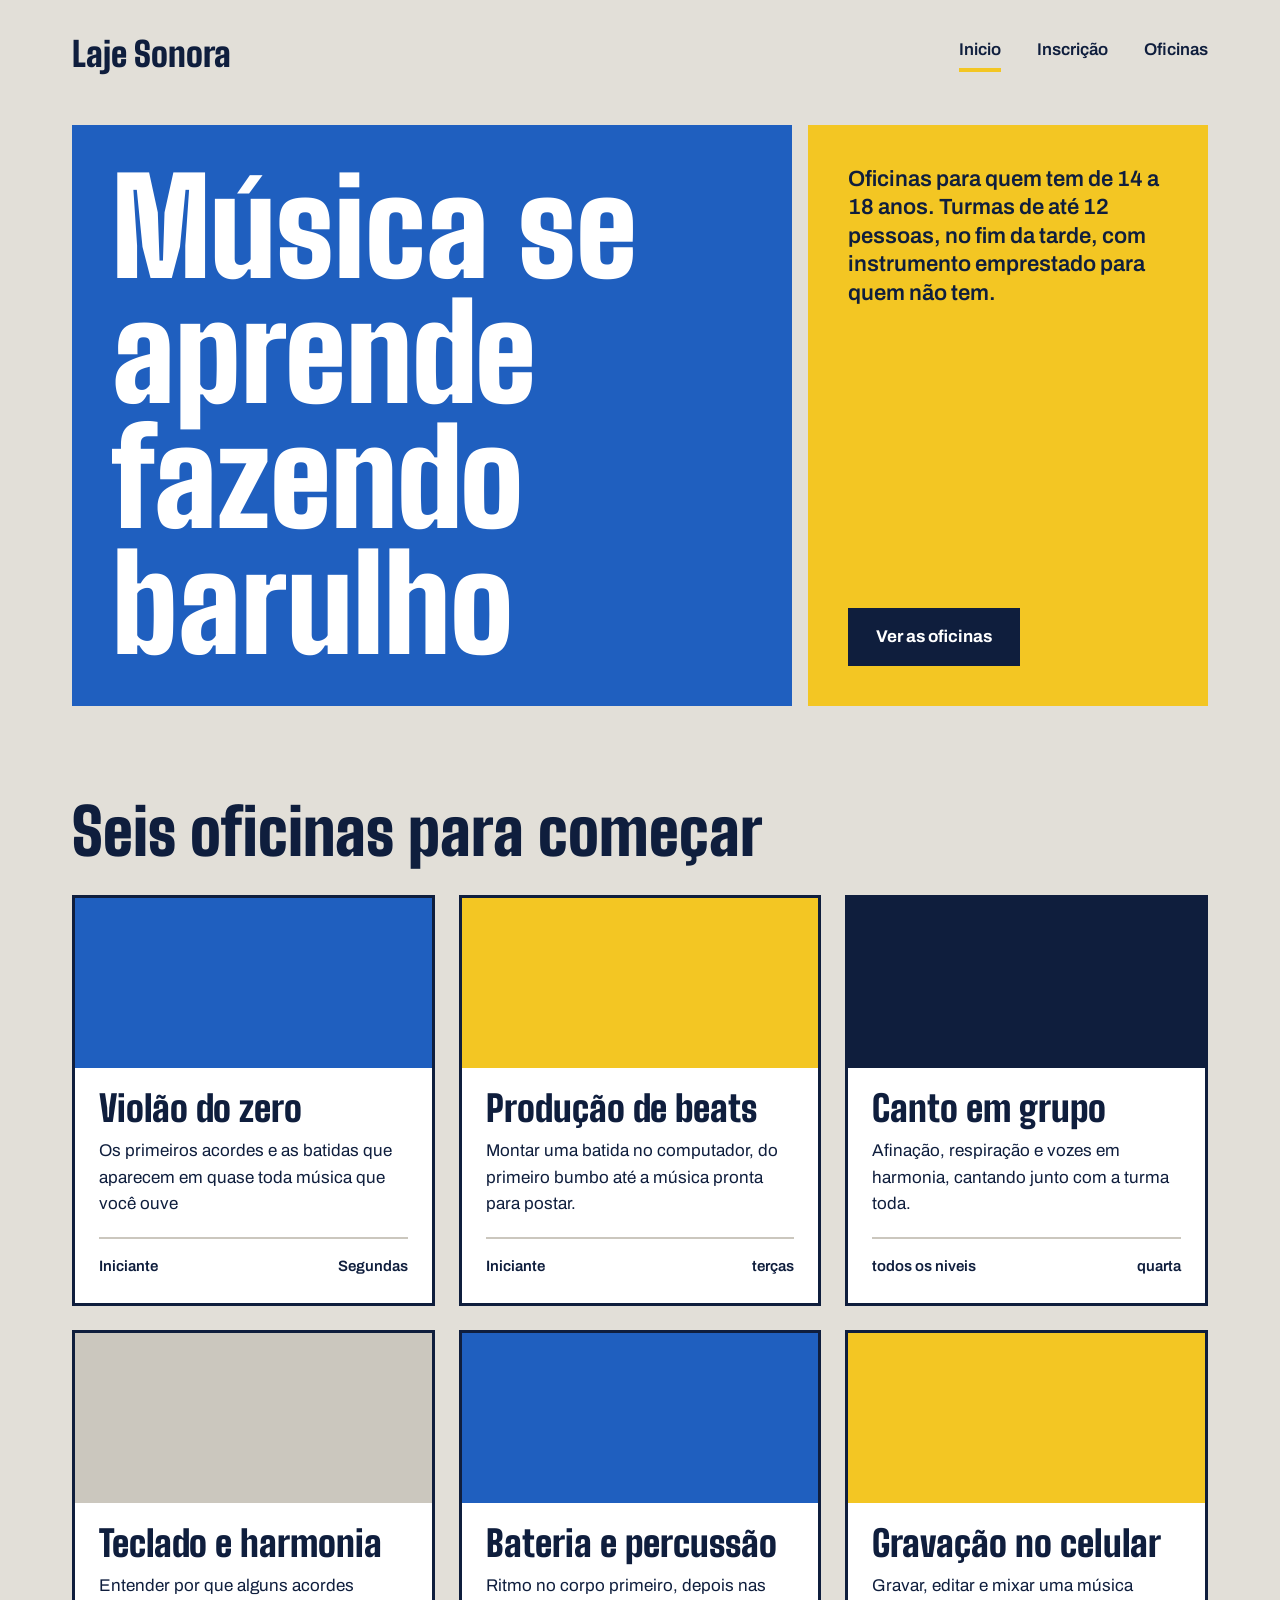
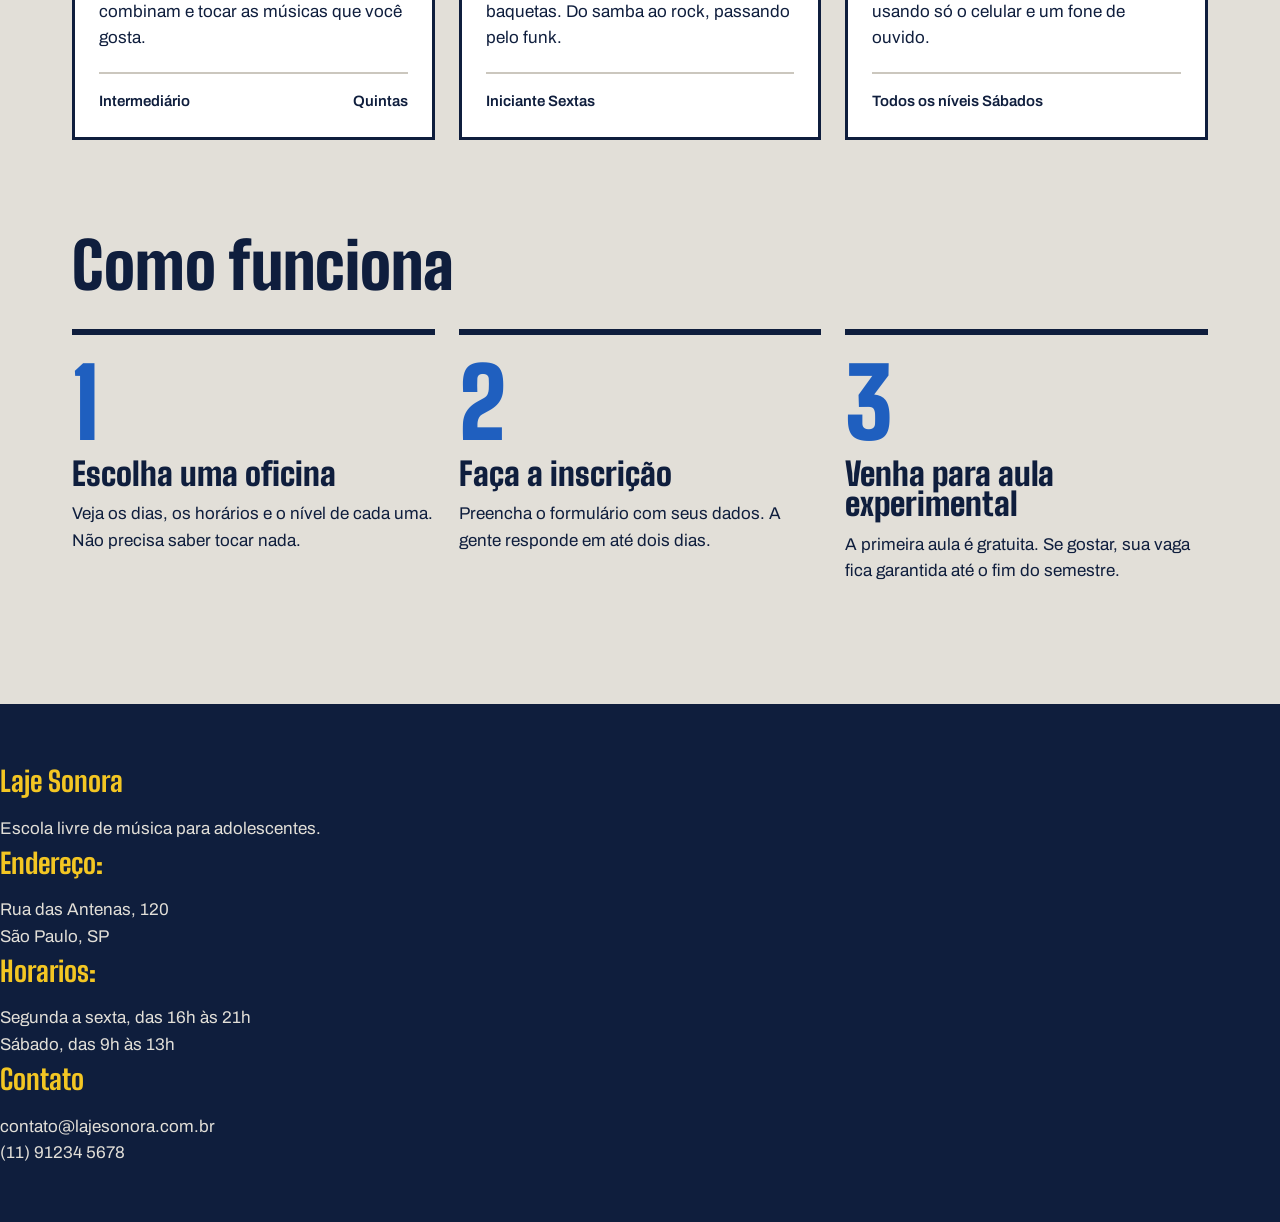
<file: index.html>
<!DOCTYPE html>
<html lang="pt-br">
<head>
    <meta charset="UTF-8">
    <meta name="viewport" content="width=device-width, initial-scale=1.0">

<link rel="preconnect" href="https://fonts.googleapis.com">
<link rel="preconnect" href="https://fonts.gstatic.com" crossorigin>
<link href="https://fonts.googleapis.com/css2?family=Archivo:ital,wght@0,100..900;1,100..900&family=Big+Shoulders:opsz,wght@10..72,100..900&display=swap" rel="stylesheet">

    <link rel="stylesheet" href="index.css">
    <title>Laje Sonora | Início</title>
    
</head>
<body>
    <header class="conteudo topo">
        <a href="index.html" class="logo">Laje Sonora</a>

        <nav class="menu">
            <a class="atual" href="./index.html">Inicio</a>
            <a href="./inscricao.html">Inscrição</a>
            <a href="./oficinas.html">Oficinas</a>
        </nav>
    </header>

    <main>
        <section class="conteudo cartazes">
            <div class="cartaz cartaz-principal">
                <h1>Música se aprende fazendo barulho</h1>
            </div>
            <div class="cartaz cartaz-lateral">
                <p>Oficinas para quem tem de 14 a 18 anos. Turmas de até 12 pessoas, no fim da tarde, com instrumento emprestado para quem não tem.</p>
                <a href="./oficinas.html" class="botao">Ver as oficinas</a>
            </div>
        </section>
        <section class="conteudo secao">
            <h2 class="titulo-secao">Seis oficinas para começar</h2>
            <div class="cards">
                <article class="card">
                    <div class="foto foto-azul"></div>
                    <div class="card-texto">
                        <h3>Violão do zero</h3>
                        <p> Os primeiros acordes e as batidas que aparecem em quase toda música que você ouve</p>
                        <div class="card-info">
                            <span>Iniciante</span>
                            <span>Segundas</span>
                        </div>
                    </div>
                </article>
                    <article class="card">
                        <div class="foto foto-amarela"></div>
                        <div class="card-texto">
                            <h3>Produção de beats</h3>
                            <p>Montar uma batida no computador, do primeiro bumbo até a música pronta para postar.</p>
                            <div class="card-info">
                                <span>Iniciante</span>
                                <span>terças</span>
                            </div>
                        </div>
                    </article>
                        <article class="card">
                            <div class="foto foto-tinta"></div>
                            <div class="card-texto">
                                <h3>Canto em grupo</h3>
                                <p>Afinação, respiração e vozes em harmonia, cantando junto com a turma toda.</p>
                                <div class="card-info">
                                    <span>todos os niveis</span>
                                    <span>quarta</span>
                                </div>
                            </div>
                        </article>
                            <article class="card">
                                <div class="foto"></div>
                                <div class="card-texto">
                                    <h3>Teclado e harmonia</h3>
                                    <p>Entender por que alguns acordes combinam e tocar as músicas que você gosta.</p>
                                    <div class="card-info">
                                        <span>Intermediário</span>
                                        <span>Quintas</span>
                                    </div>
                                </div>
                            </article>
                                <article class="card">
                                    <div class="foto foto-azul"></div>
                                    <div class="card-texto">
                                        <h3>Bateria e percussão</h3>
                                        <p>Ritmo no corpo primeiro, depois nas baquetas. Do samba ao rock, passando pelo funk.</p>
                                        <div class="card-info">
                                            <span>Iniciante<span>
                                            <span>Sextas</span>
                                        </div>
                                    </div>
                                </article>
                                    <article class="card">
                                        <div class="foto foto-amarela"></div>
                                        <div class="card-texto">
                                            <h3>Gravação no celular</h3>
                                            <p>Gravar, editar e mixar uma música usando só o celular e um fone de ouvido.</p>
                                            <div class="card-info">
                                                <span>Todos os níveis<span>
                                                <span>Sábados</span>
                                            </div>
                                        </div>
                                    </article>
            </div>
        </section>
        <section class="conteudo secao ">
            <h2 class="titulo-secao">Como funciona</h2>
            <div class="passos">
                <div class="passo">
                    <p class="passo-numero">1</p>
                    <h3>Escolha uma oficina</h3>
                    <p>Veja os dias, os horários e o nível de cada uma. Não precisa saber tocar nada.</p>
                </div>
                <div class="passo">
                    <p class="passo-numero">2</p>
                    <h3>Faça a inscrição</h3>
                    <p>Preencha o formulário com seus dados. A gente responde em até dois dias.</p>
                </div>
                <div class="passo">
                    <p class="passo-numero">3</p>
                    <h3>Venha para aula experimental</h3>
                    <p>A primeira aula é gratuita. Se gostar, sua vaga fica garantida até o fim do semestre.</p>
                </div>
            </div>
        </section>
    </main>
    <footer class="rodape">
        <div class="conteudo-rodape-colunas">
            <div class="rodape-coluna">
                <h4>Laje Sonora</h4>
                <p>Escola livre de música para adolescentes.</p>
            </div>
            <div class="rodape-coluna">
                <h4>Endereço:</h4>
                <p>Rua das Antenas, 120  <br>São Paulo, SP</p>
            </div>
            <div class="rodape-coluna">
                <h4>Horarios:</h4>
                <p>Segunda a sexta, das 16h às 21h <br>Sábado, das 9h às 13h</p>
            </div>
            <div class="rodape-coluna">
                <h4>Contato</h4>
                <p>contato@lajesonora.com.br <br>(11) 91234 5678</p>
            </div>
        </div>

    </footer>
</file>
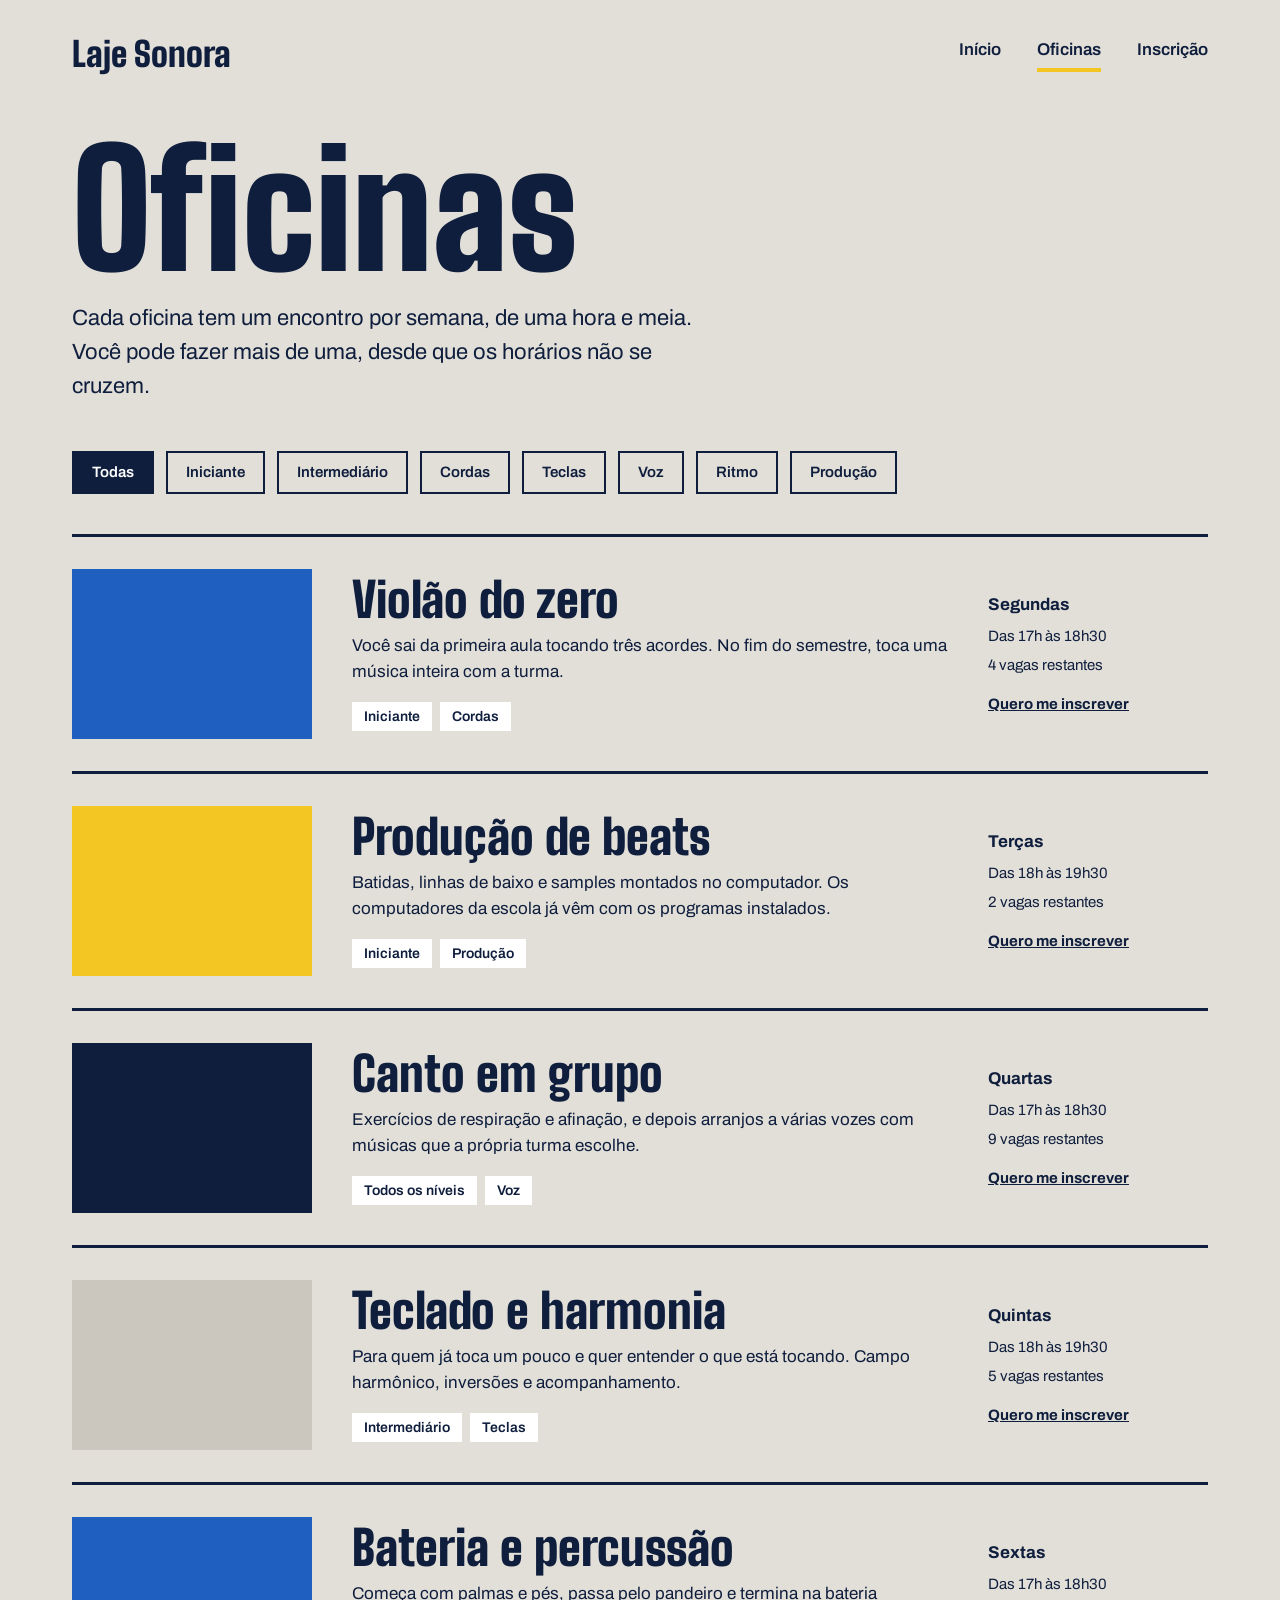
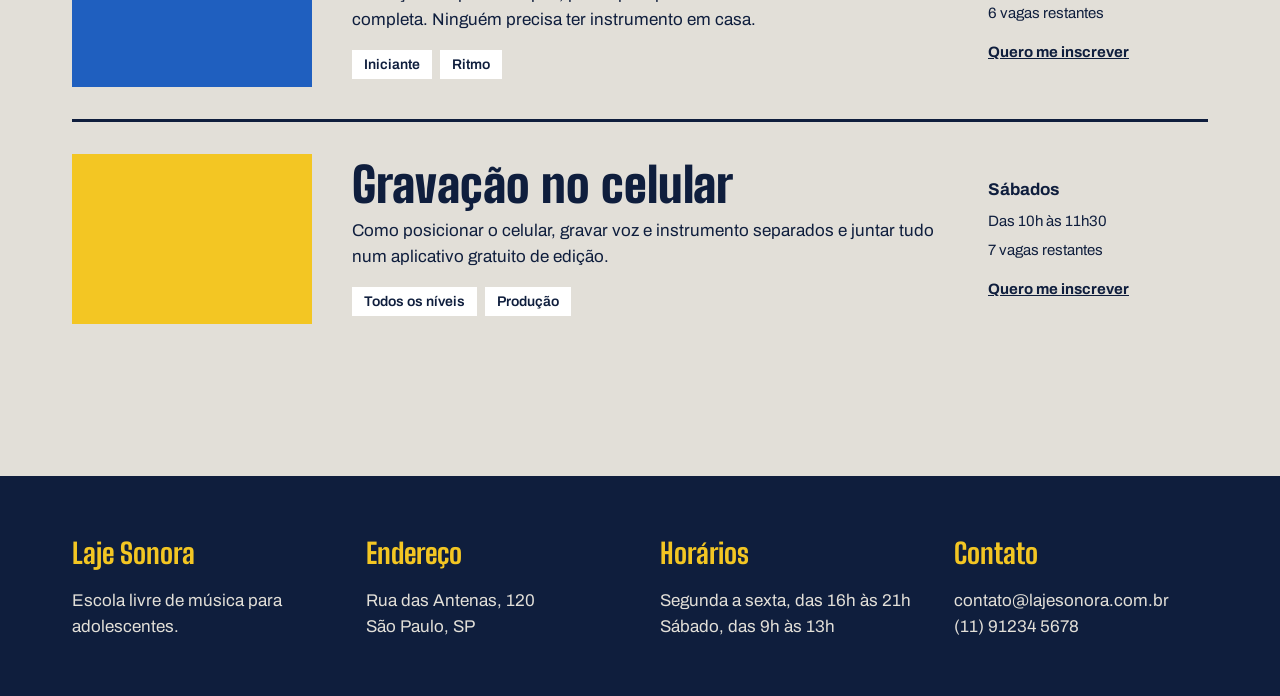
<file: oficinas.html>
<!DOCTYPE html>
<html lang="pt-BR">

<head>
    <meta charset="UTF-8">
    <meta name="viewport" content="width=device-width, initial-scale=1.0">

    <title>Laje Sonora | Oficinas</title>

    <link rel="preconnect" href="https://fonts.googleapis.com">
    <link rel="preconnect" href="https://fonts.gstatic.com" crossorigin>

    <link href="https://fonts.googleapis.com/css2?family=Big+Shoulders:wght@700;900&family=Archivo:wght@400;600;700&display=swap" rel="stylesheet">

    <link rel="stylesheet" href="oficinas.css">
</head>

<body>

    <header class="conteudo topo">

        <a class="logo" href="index.html">Laje Sonora</a>

        <nav class="menu">
            <a href="index.html">Início</a>
            <a href="oficinas.html" class="atual">Oficinas</a>
            <a href="inscricao.html">Inscrição</a>
        </nav>

    </header>

    <main class="conteudo">

        <h1 class="titulo-pagina">Oficinas</h1>

        <p class="subtitulo-pagina">
            Cada oficina tem um encontro por semana, de uma hora e meia. Você pode fazer mais de uma, desde que os horários não se cruzem.
        </p>

        <div class="filtros">
            <span class="filtro ativo">Todas</span>
            <span class="filtro">Iniciante</span>
            <span class="filtro">Intermediário</span>
            <span class="filtro">Cordas</span>
            <span class="filtro">Teclas</span>
            <span class="filtro">Voz</span>
            <span class="filtro">Ritmo</span>
            <span class="filtro">Produção</span>
        </div>

        <div class="lista">

            <article class="oficina">
                <div class="foto foto-azul"></div>

                <div class="oficina-texto">
                    <h2>Violão do zero</h2>
                    <p>Você sai da primeira aula tocando três acordes. No fim do semestre, toca uma música inteira com a turma.</p>

                    <div class="etiquetas">
                        <span class="etiqueta">Iniciante</span>
                        <span class="etiqueta">Cordas</span>
                    </div>
                </div>

                <div class="oficina-detalhes">
                    <strong>Segundas</strong>
                    <span>Das 17h às 18h30</span>
                    <span>4 vagas restantes</span>
                    <a href="inscricao.html">Quero me inscrever</a>
                </div>
            </article>

            <article class="oficina">
                <div class="foto foto-amarela"></div>

                <div class="oficina-texto">
                    <h2>Produção de beats</h2>
                    <p>Batidas, linhas de baixo e samples montados no computador. Os computadores da escola já vêm com os programas instalados.</p>

                    <div class="etiquetas">
                        <span class="etiqueta">Iniciante</span>
                        <span class="etiqueta">Produção</span>
                    </div>
                </div>

                <div class="oficina-detalhes">
                    <strong>Terças</strong>
                    <span>Das 18h às 19h30</span>
                    <span>2 vagas restantes</span>
                    <a href="inscricao.html">Quero me inscrever</a>
                </div>
            </article>

            <article class="oficina">
                <div class="foto foto-tinta"></div>

                <div class="oficina-texto">
                    <h2>Canto em grupo</h2>
                    <p>Exercícios de respiração e afinação, e depois arranjos a várias vozes com músicas que a própria turma escolhe.</p>

                    <div class="etiquetas">
                        <span class="etiqueta">Todos os níveis</span>
                        <span class="etiqueta">Voz</span>
                    </div>
                </div>

                <div class="oficina-detalhes">
                    <strong>Quartas</strong>
                    <span>Das 17h às 18h30</span>
                    <span>9 vagas restantes</span>
                    <a href="inscricao.html">Quero me inscrever</a>
                </div>
            </article>

            <article class="oficina">
                <div class="foto"></div>

                <div class="oficina-texto">
                    <h2>Teclado e harmonia</h2>
                    <p>Para quem já toca um pouco e quer entender o que está tocando. Campo harmônico, inversões e acompanhamento.</p>

                    <div class="etiquetas">
                        <span class="etiqueta">Intermediário</span>
                        <span class="etiqueta">Teclas</span>
                    </div>
                </div>

                <div class="oficina-detalhes">
                    <strong>Quintas</strong>
                    <span>Das 18h às 19h30</span>
                    <span>5 vagas restantes</span>
                    <a href="inscricao.html">Quero me inscrever</a>
                </div>
            </article>

            <article class="oficina">
                <div class="foto foto-azul"></div>

                <div class="oficina-texto">
                    <h2>Bateria e percussão</h2>
                    <p>Começa com palmas e pés, passa pelo pandeiro e termina na bateria completa. Ninguém precisa ter instrumento em casa.</p>

                    <div class="etiquetas">
                        <span class="etiqueta">Iniciante</span>
                        <span class="etiqueta">Ritmo</span>
                    </div>
                </div>

                <div class="oficina-detalhes">
                    <strong>Sextas</strong>
                    <span>Das 17h às 18h30</span>
                    <span>6 vagas restantes</span>
                    <a href="inscricao.html">Quero me inscrever</a>
                </div>
            </article>

            <article class="oficina">
                <div class="foto foto-amarela"></div>

                <div class="oficina-texto">
                    <h2>Gravação no celular</h2>
                    <p>Como posicionar o celular, gravar voz e instrumento separados e juntar tudo num aplicativo gratuito de edição.</p>

                    <div class="etiquetas">
                        <span class="etiqueta">Todos os níveis</span>
                        <span class="etiqueta">Produção</span>
                    </div>
                </div>

                <div class="oficina-detalhes">
                    <strong>Sábados</strong>
                    <span>Das 10h às 11h30</span>
                    <span>7 vagas restantes</span>
                    <a href="inscricao.html">Quero me inscrever</a>
                </div>
            </article>

        </div>

    </main>

    <footer class="rodape">
        <div class="conteudo rodape-colunas">

            <div class="rodape-coluna">
                <h4>Laje Sonora</h4>
                <p>Escola livre de música para adolescentes.</p>
            </div>

            <div class="rodape-coluna">
                <h4>Endereço</h4>
                <p>Rua das Antenas, 120<br>São Paulo, SP</p>
            </div>

            <div class="rodape-coluna">
                <h4>Horários</h4>
                <p>Segunda a sexta, das 16h às 21h<br>Sábado, das 9h às 13h</p>
            </div>

            <div class="rodape-coluna">
                <h4>Contato</h4>
                <p>contato@lajesonora.com.br<br>(11) 91234 5678</p>
            </div>

        </div>
    </footer>

</body>
</html>
</file>
<file: index.css>
*{
    margin: 0;
    padding: 0;
    box-sizing: border-box;
}

:root {
    --concreto: #E2DFD8;
    --concreto-escuro: #CBC7BE;
    --tinta: #0F1E3D;
    --caixa-dagua: #1F5FBF;
    --fita: #F3C623;
    --branco: #FFFFFF;

    --fonte-cartaz: "Big Shoulders", "Arial Narrow", sans-serif;
    --fonte-texto: "Archivo", Arial, sans-serif;
}

body {
    background: var(--concreto);
    color: var(--tinta);
    font-family: var(--fonte-texto);
    font-size: 17px;
    line-height: 1.55;
}

a {
    color: inherit;
}

h1, h2, h3 {
    font-family: var(--fonte-cartaz);
    font-weight: 900;
    line-height: 0.95;

}

.conteudo{
    max-width: 1200px;
    margin-inline: auto;
    padding-inline: 32px;
}

.topo{
    padding-block: 28px;
    display: flex;
    justify-content: space-between;
    align-items: center;
}

.logo{
    font-family: var(--fonte-cartaz);
    font-size: 34px;
    font-weight: 900;
    text-decoration: none;
}

.menu{
    display: flex;
    gap: 36px;
}

.menu a{
    font-weight: 600;
    text-decoration: none;
    padding-bottom: 4px;
    border-bottom: 4px solid transparent;
}

.menu a:hover {
    border-bottom-color: var(--tinta);
}

.menu a.atual{
    border-bottom-color: var(--fita);
}

.cartazes {
    margin-top: 16px;
    display: flex;
    gap: 16px;
}

.cartaz{
    padding: 40px;
}

.cartaz-principal{
    background: var(--caixa-dagua);
    color: var(--branco);
    flex: 2;
}

.cartaz-principal h1{
    font-size: 132px;
    max-width: 9ch;
}

.cartaz-lateral {
    background: var(--fita);
    flex: 1;
    display: flex;
    flex-direction: column;
    justify-content: space-between;
    gap: 32px;
    align-items: flex-start;
}

.cartaz-lateral p{
    font-size: 22px;
    font-weight: 600;
    line-height: 1.3;
}

.botao{
    background: var(--tinta);
    color: var(--branco);
    font-weight: 700;
    text-decoration: none;
    padding: 16px 28px;
    border: none;
    font-size: 17px;
    font-family: var(--fonte-texto);
    cursor: pointer;
}

.botao:hover {
    background: var(--caixa-dagua);
}


.secao { margin-top: 96px; }
.titulo-secao { font-size: 64px; margin-bottom: 32px; }
.cards { display: flex; flex-wrap: wrap; gap: 24px; }
.card { background-color: var(--branco); border: 3px solid var(--tinta); flex: 1 1 340px; }
.card .foto { height: 170px; }
 
.foto { background-color: var(--concreto-escuro); }
.foto-azul { background-color: var(--caixa-dagua); }
.foto-amarela { background-color: var(--fita); }
.foto-tinta { background-color: var(--tinta); }
 
.card-texto { padding: 24px; }
.card h3 { font-size: 36px; margin-bottom: 12px; }
.card-info { margin-top: 20px; padding-top: 16px; border-top: 2px solid var(--concreto-escuro); font-weight: 600; font-size: 15px; display: flex; justify-content: space-between; }
 
.passos { display: flex; gap: 24px; }
.passo { border-top: 6px solid var(--tinta); padding-top: 20px; flex: 1; }
.passo-numero { font-family: var(--fonte-cartaz); font-size: 96px; font-weight: 900; line-height: 1; color: var(--caixa-dagua); }
.passo h3 { font-size: 32px; margin-block: 8px 12px; }
 
.rodape { margin-top: 120px; background-color: var(--tinta); color: var(--concreto); padding-block: 56px; }
.rodape-colunas { display: flex; gap: 40px; }
.rodape-coluna { flex: 1; }
.rodape h4 { font-family: var(--fonte-cartaz); font-size: 28px; color: var(--fita); margin-bottom: 12px; }
 

.rodape-colunas {
    display: flex;
    gap: 40px;
}


.rodape-coluna {
    flex: 1;
}


.rodape h4 {
    font-family: var(--fonte-cartaz);
    font-size: 28px;
    color: var(--fita);
    margin-bottom: 12px;
}
</file>
<file: oficinas.css>
* {
    margin: 0;
    padding: 0;
    box-sizing: border-box;
}

:root {
    --concreto: #E2DFD8;
    --concreto-escuro: #CBC7BE;
    --tinta: #0F1E3D;
    --caixa-dagua: #1F5FBF;
    --fita: #F3C623;
    --branco: #FFFFFF;

    --fonte-cartaz: "Big Shoulders", "Arial Narrow", sans-serif;
    --fonte-texto: "Archivo", Arial, sans-serif;
}

body {
    background-color: var(--concreto);
    color: var(--tinta);
    font-family: var(--fonte-texto);
    font-size: 17px;
    line-height: 1.55;
}

a {
    color: inherit;
}

h1, h2, h3 {
    font-family: var(--fonte-cartaz);
    font-weight: 900;
    line-height: 0.95;
}

.conteudo {
    max-width: 1200px;
    margin-inline: auto;
    padding-inline: 32px;
}
.topo {
    padding-block: 28px;
    display: flex;
    justify-content: space-between;
    align-items: center;
}

.logo {
    font-family: var(--fonte-cartaz);
    font-size: 34px;
    font-weight: 900;
    text-decoration: none;
}

.menu {
    display: flex;
    gap: 36px;
}

.menu a {
    font-weight: 600;
    text-decoration: none;
    padding-bottom: 4px;
    border-bottom: 4px solid transparent;
}

.menu a:hover {
    border-bottom-color: var(--tinta);
}

.menu a.atual {
    border-bottom-color: var(--fita);
}
.rodape {
    margin-top: 120px;
    background: var(--tinta);
    color: var(--concreto);
    padding-block: 56px;
}

.rodape-colunas {
    display: flex;
    gap: 40px;
}

.rodape-coluna {
    flex: 1;
}

.rodape h4 {
    font-family: var(--fonte-cartaz);
    font-size: 28px;
    color: var(--fita);
    margin-bottom: 12px;
}
.foto {
    background: var(--concreto-escuro);
}

.foto-azul {
    background: var(--caixa-dagua);
}

.foto-amarela {
    background: var(--fita);
}

.foto-tinta {
    background: var(--tinta);
}

.titulo-pagina {
    font-size: 160px;
    margin-top: 24px;
}

.subtitulo-pagina {
    font-size: 22px;
    max-width: 640px;
    margin-top: 16px;
}

.filtros {
    margin-top: 48px;
    display: flex;
    flex-wrap: wrap;
    gap: 12px;
}

.filtro {
    border: 2px solid var(--tinta);
    padding: 8px 18px;
    font-weight: 600;
    font-size: 15px;
}

.filtro.ativo {
    background: var(--tinta);
    color: var(--branco);
}

.lista {
    margin-top: 40px;
}

.oficina {
    padding-block: 32px;
    border-top: 3px solid var(--tinta);
    display: flex;
    align-items: center;
    gap: 40px;
}

.oficina .foto {
    width: 240px;
    height: 170px;
    flex-shrink: 0;
}

.oficina-texto {
    flex: 1;
}

.oficina h2 {
    font-size: 48px;
    margin-bottom: 10px;
}

.etiquetas {
    margin-top: 16px;
    display: flex;
    gap: 8px;
}

.etiqueta {
    background: var(--branco);
    padding: 4px 12px;
    font-size: 14px;
    font-weight: 600;
}

.oficina-detalhes {
    width: 220px;
    font-size: 15px;
    display: flex;
    flex-direction: column;
    gap: 6px;
}

.oficina-detalhes strong {
    font-size: 17px;
}

.oficina-detalhes a {
    margin-top: 10px;
    font-weight: 700;
}


@media (max-width: 800px) {
    .oficina,
    .rodape-colunas {
        flex-direction: column;
        align-items: stretch;
    }

    .titulo-pagina {
        font-size: 96px;
    }

    .oficina .foto,
    .oficina-detalhes {
        width: 100%;
    }
}
</file>
